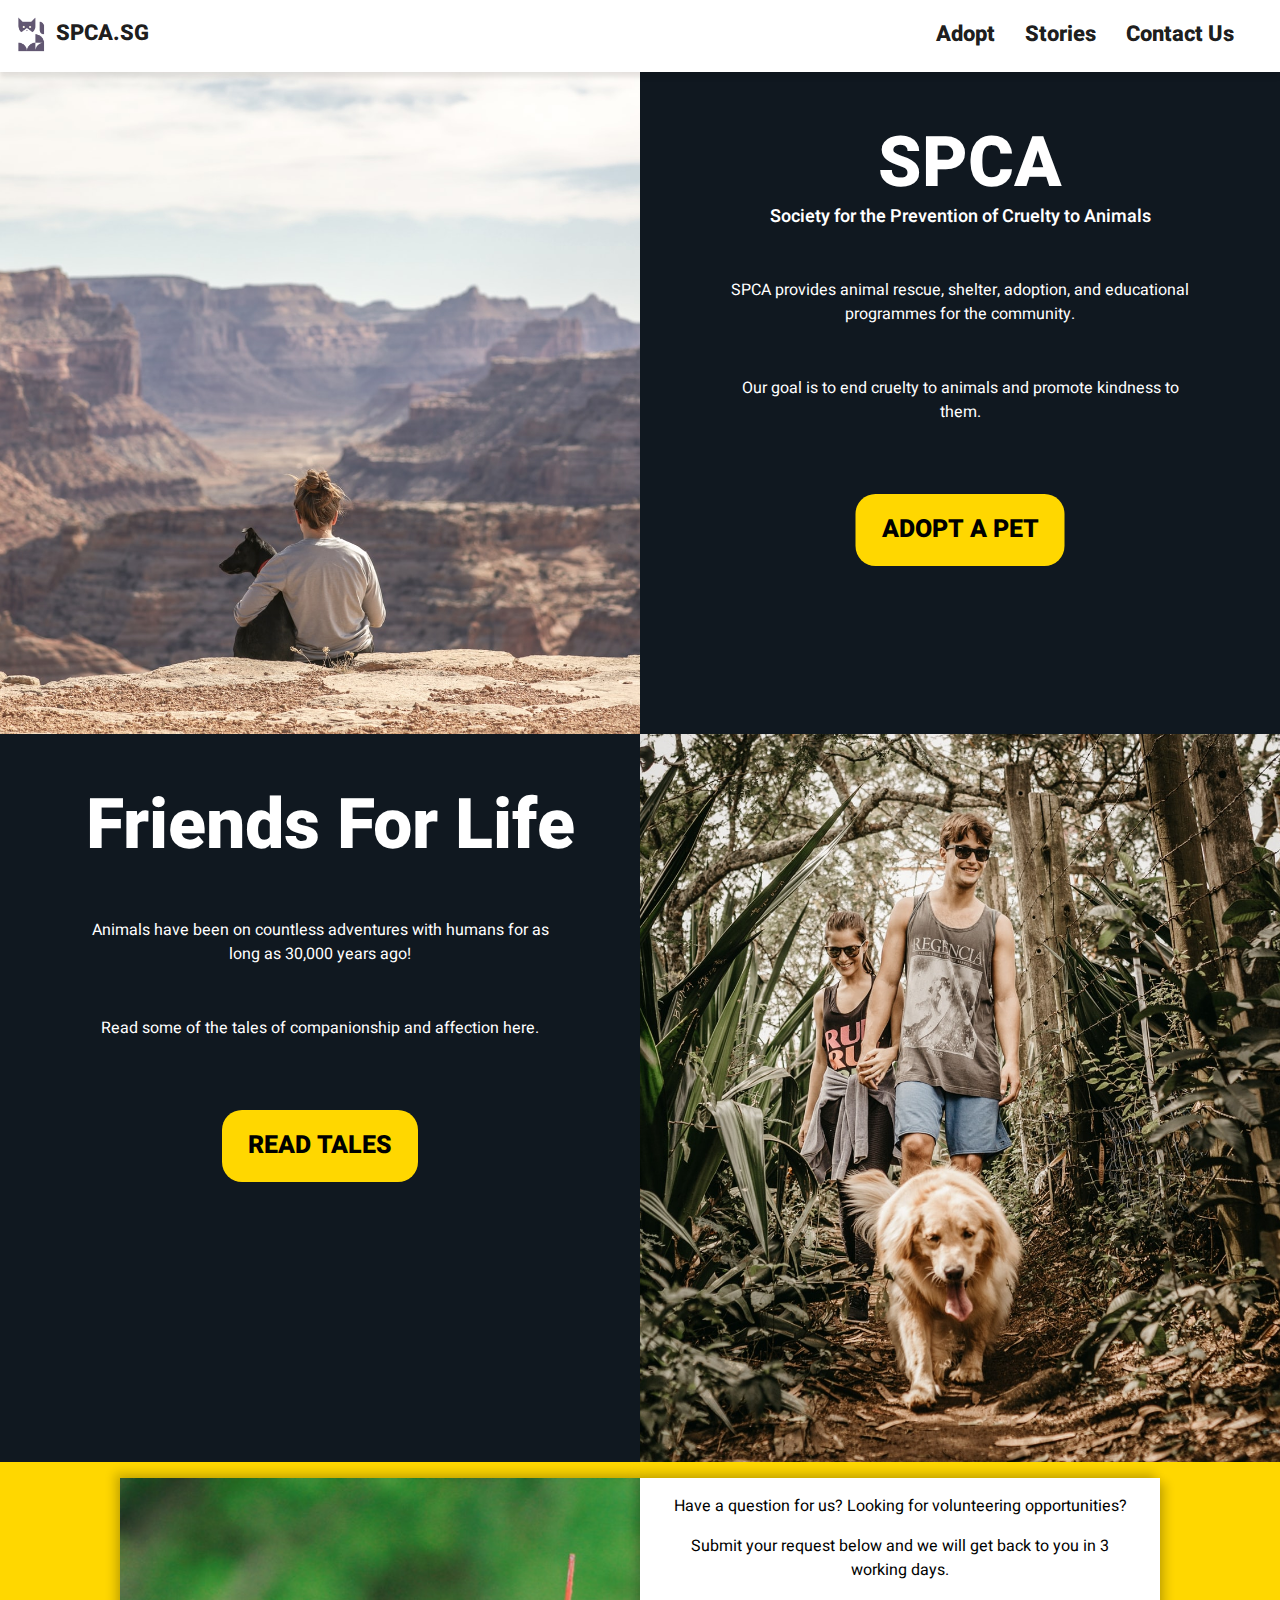
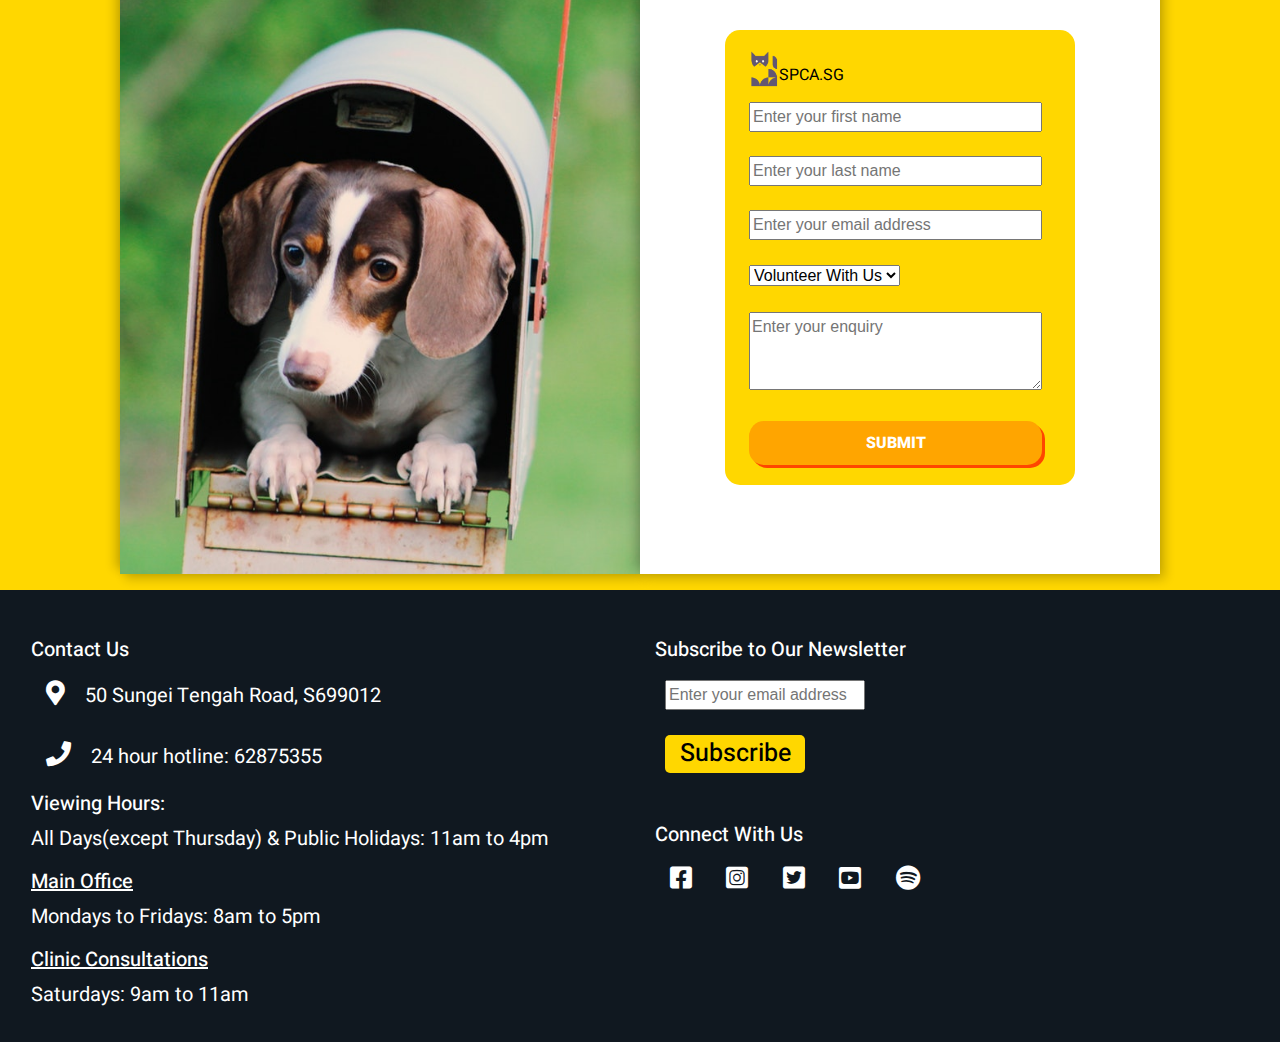
<file: index.html>
<!doctype html>
<html lang="en">
  <head>
    <meta charset="utf-8">
    <meta name="viewport" content="width=device-width, initial-scale=1, shrink-to-fit=no">

    
    <link rel="stylesheet" href="https://stackpath.bootstrapcdn.com/bootstrap/4.3.1/css/bootstrap.min.css" integrity="sha384-ggOyR0iXCbMQv3Xipma34MD+dH/1fQ784/j6cY/iJTQUOhcWr7x9JvoRxT2MZw1T" crossorigin="anonymous">
    <link rel="stylesheet" href="styles.css" type="text/css">
    <link href="https://cdnjs.cloudflare.com/ajax/libs/font-awesome/5.12.1/css/all.min.css" rel="stylesheet">
    <link href="https://fonts.googleapis.com/css?family=Heebo:400,500,800&display=swap" rel="stylesheet"> 

    <title>SPCA</title>
  </head>
  <body>
    <main class="container-fluid p-0 m-0">
      <!-- navigation -->
      <nav class="navbar navbar-expand-md navbar-light bg-none" id="navcontainer">
        <a class="navbar-brand" href="index.html">
          <img src="images/logo_transparent.png" alt="spcalogo">SPCA.SG
        </a>
        <button class="navbar-toggler" type="button" data-toggle="collapse" data-target="#navbarTogglerDemo02" aria-controls="navbarTogglerDemo02" aria-expanded="false" aria-label="Toggle navigation">
          <span class="navbar-toggler-icon"></span>
        </button>
        <div class="collapse navbar-collapse" id="navbarTogglerDemo02">
          <ul class="navbar-nav ml-auto mt-2 mt-lg-0">
            <li class="nav-item active">
              <a class="nav-link" href="adoption.html">Adopt<span class="sr-only">(current)</span></a>
            </li>
            <li class="nav-item active">
              <a class="nav-link" href="stories.html">Stories</a>
            </li>
            <li class="nav-item active">
              <a class="nav-link" href="#contactus">Contact Us</a>
            </li>
        </div>
      </nav>
      
      <!-- welcomepage -->
        <section class="row p-0 m-0 justify-content-center">
          <!-- main pg container-fluid -->
          <div class="container-fluid p-0 d-none d-sm-flex" id="hcontainer">
            <div class="col-md-6 d-none d-sm-block heroimgcontainer">
              
            </div>
            <div class="col-md-6 d-none d-sm-block black" id="herotitle">
              <h1>SPCA</h1>
              <h2>Society for the Prevention of Cruelty to Animals</h2>
              <p>SPCA provides animal rescue, shelter, adoption, 
                and educational programmes for the community.
              </p>
              <p>Our goal is to end cruelty to animals and promote kindness 
                to them.
              </p>
            <a href="adoption.html"><button id="adoptbtn" ><h1>ADOPT A PET</h1></button></a>
            </div>       
          </div>
          

        
          
          <!-- midsection -->
          <div class="container-fluid p-0 d-none d-sm-flex" id="midsection">
            <div class="col-md-6 d-none d-sm-block black" id="herotitle">
              <h1>Friends For Life</h1>
              <p> Animals have been on countless adventures with 
                humans for as long as 30,000 years ago!
              </p>
              <p>Read some of the tales of companionship and affection here.
              </p>
              <a href="stories.html"><button ><h1>READ TALES</h1></button></a>
            </div>
            <div class="col-md-6 d-none d-sm-block heroimgcontainer">
              
            </div>
          </div>

          <!-- mobile vers hero -->
          <div class="col-12 p-0 d-sm-none" id="herom">
            <img src="images/friends.jpg" alt="girlwithdog">
            <h1>SPCA</h1>
              <h2>Society for the Prevention of Cruelty to Animals</h2>
              <p>SPCA provides animal rescue, shelter, adoption, 
                and educational programmes for the community.
              </p>
              <p>Our goal is to end cruelty to animals and promote kindness 
                to them.
              </p>
              <a href="adoption.html"><button ><h1>ADOPT A PET</h1></button></a>
          </div>
          <!-- mobile vers stories -->
          <div class="col-12 d-sm-none p-0" id="midm">
            <img src="images/adventures.jpg" alt="forestwithdog">
            <h1>Friends For Life</h1>
              <p> Animals have been on countless adventures with 
                humans for as far back as 30,000 years ago!
              </p>
              <p>Read some of the tales of companionship and affection here.
              </p>
              <a href="stories.html"><button ><h1>READ TALES</h1></button></a>
          </div>

         

          <!-- contact us container fluid + col -->
          <div class="container-fluid p-3 d-flex justify-content-center gold" id="contactus">
            <div class="col-12 col-lg-5 m-0 p-0 d-none d-lg-block black panelleft" id="contactpgleft">
                
            </div>
            <div class="col-12 col-lg-5 pb-5 white panelright">
                <div class="row p-3 m-0 justify-content-center">
                    <p>Have a question for us? 
                      Looking for volunteering opportunities?</p>
                    <p>Submit your request below and we will 
                      get back to you in 3 working days. 
                    </p>
                </div>
                <div class="row justify-content-center">
                    <form class="pl-md-4 pl-3 m-3" id="cform">
                      <img src="images/logo_transparent.png" alt="spcalogo"><p class="d-inline">SPCA.SG</p>
                      <input type="text" id="fname" placeholder="Enter your first name">
                      <br><br>
                      
                      <input type="text" id="lname" placeholder="Enter your last name">
                      <br><br>
                        
                      <input type="email" id="email" placeholder="Enter your email address">
                      <br><br>
                      
                      <select name="enquiry" size="1">
                          <option value="volunteer">Volunteer With Us</option>
                          <option value="enquiry">General Enquiry</option>
                          <option value="donate">Donation</option>
                          <option value="complaint">Complaint</option>
                      </select>
                      <br><br>
                      <textarea name="message" rows="3" placeholder="Enter your enquiry"></textarea>
                      <br><br>
                      <input type="submit" id="submitbtn" value="Submit">
                    </form>
                </div>    
            </div>
          </div>
        </section>
        
        <!-- footer -->
        <footer class="container-fluid d-flex p-3 pt-5 flex-wrap">
          <div class="col-12 col-md-6">
            <h1>Contact Us</h1>
            <p>
              <i class="fas fa-map-marker-alt"></i>
              50 Sungei Tengah Road, S699012
            </p>
            <p>
              <i class="fas fa-phone"></i>
              24 hour hotline: 62875355
            </p>
           
            <h1>Viewing Hours:</h1>
            <p>All Days(except Thursday) & Public Holidays: 
              11am to 4pm
            </p>
            <h1><u>Main Office</u></h1>

            <p>Mondays to Fridays: 8am to 5pm</p>

            <h1><u>Clinic Consultations</u></h1>

            <p>Saturdays: 9am to 11am</p> 
          </div>

          <div class="col-12 col-md-6 mt-5 mt-md-0">
            <h1>Subscribe to Our Newsletter</h1>
            <form>
              <input type="email" id="email" placeholder="Enter your email address">
              <button>Subscribe</button>
            </form>
              <h1>Connect With Us</h1>
              <a target="_blank" href="https://www.facebook.com/spcasingapore/"><i class="fab fa-facebook-square"></i></a>
              <a target="_blank" href="https://www.instagram.com/spcasingapore/"><i class="fab fa-instagram-square"></i></a>
              <a target="_blank" href="https://twitter.com/spca_sg?lang=en"><i class="fab fa-twitter-square"></i></a>
              <a target="_blank" href="https://www.youtube.com/channel/UCVupAEb6uU3fFjBdnp6Tobw"><i class="fab fa-youtube-square"></i></a>
              <a target="_blank" href="index.html"><i class="fab fa-spotify"></i></a>
          </div>
        </footer>
    </main>
    

    
    <script src="https://code.jquery.com/jquery-3.3.1.slim.min.js" integrity="sha384-q8i/X+965DzO0rT7abK41JStQIAqVgRVzpbzo5smXKp4YfRvH+8abtTE1Pi6jizo" crossorigin="anonymous"></script>
    <script src="https://cdnjs.cloudflare.com/ajax/libs/popper.js/1.14.7/umd/popper.min.js" integrity="sha384-UO2eT0CpHqdSJQ6hJty5KVphtPhzWj9WO1clHTMGa3JDZwrnQq4sF86dIHNDz0W1" crossorigin="anonymous"></script>
    <script src="https://stackpath.bootstrapcdn.com/bootstrap/4.3.1/js/bootstrap.min.js" integrity="sha384-JjSmVgyd0p3pXB1rRibZUAYoIIy6OrQ6VrjIEaFf/nJGzIxFDsf4x0xIM+B07jRM" crossorigin="anonymous"></script>
  </body>
</html>
</file>
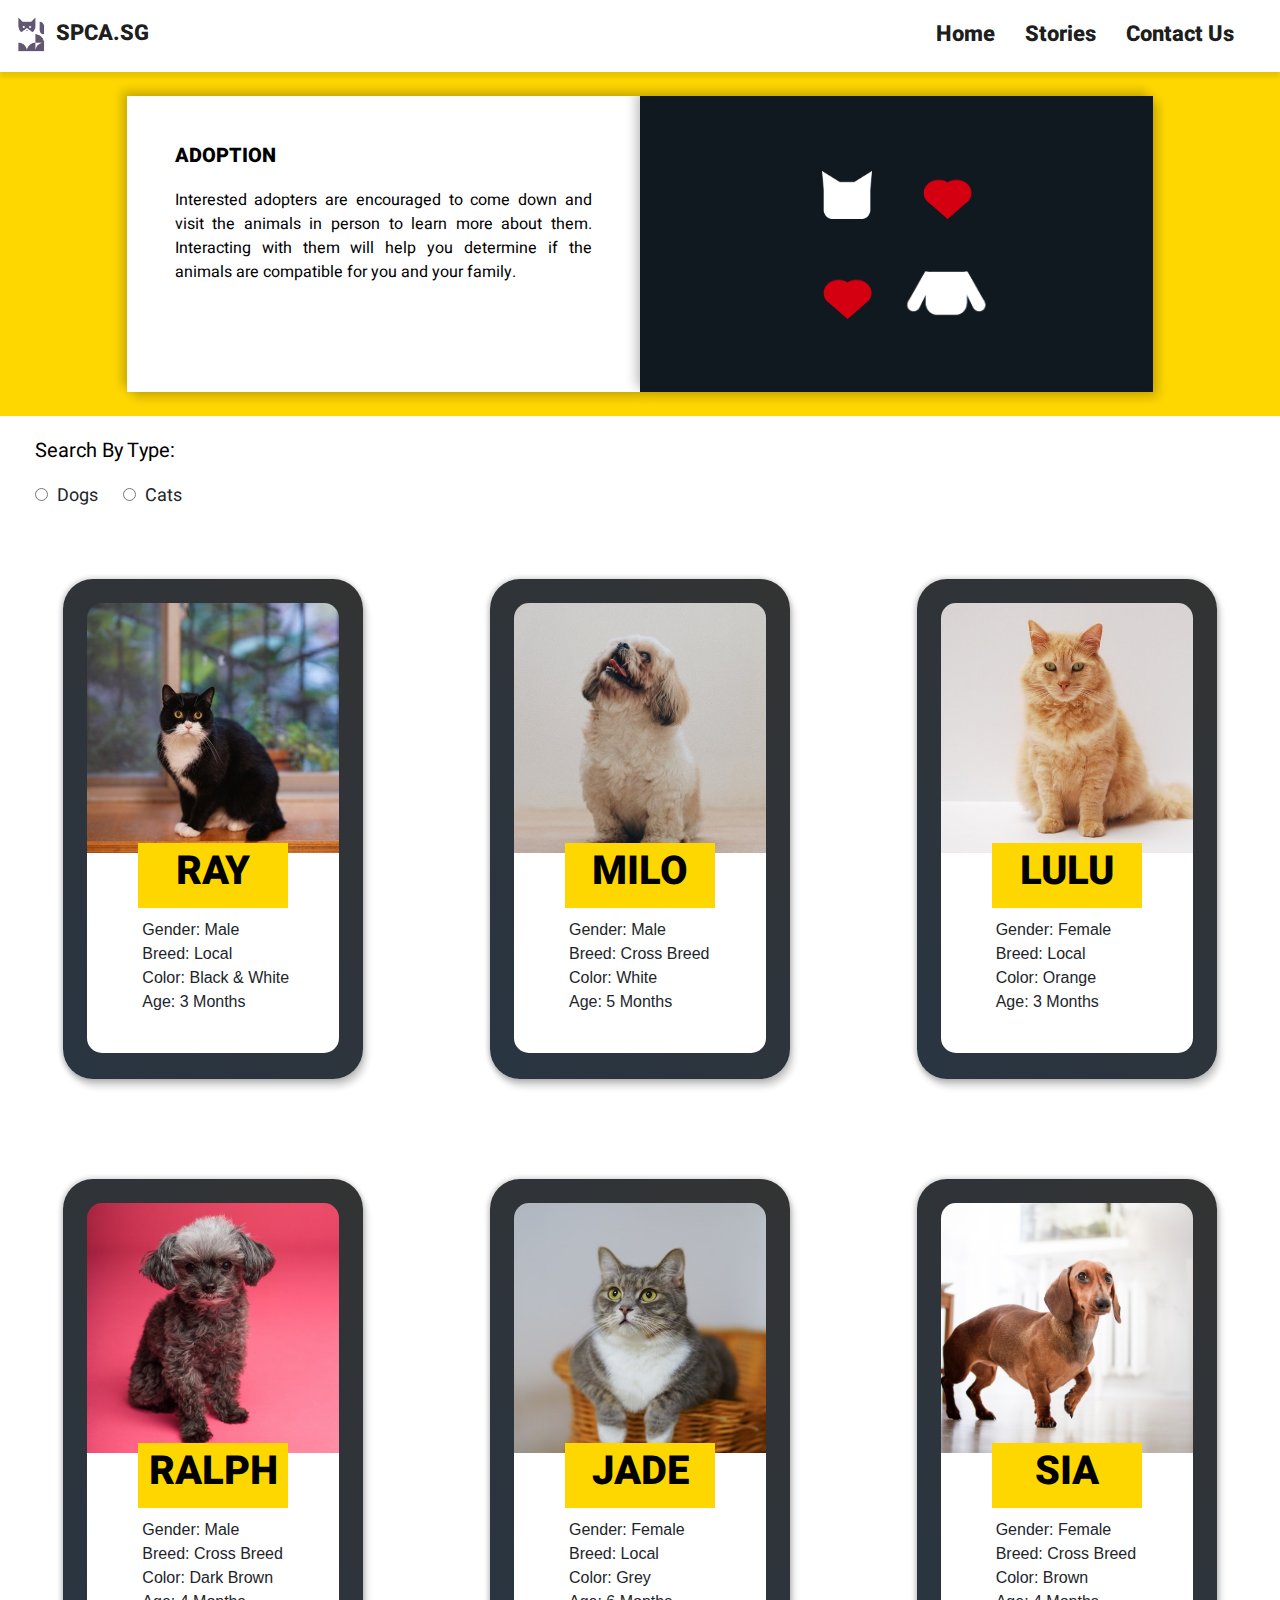
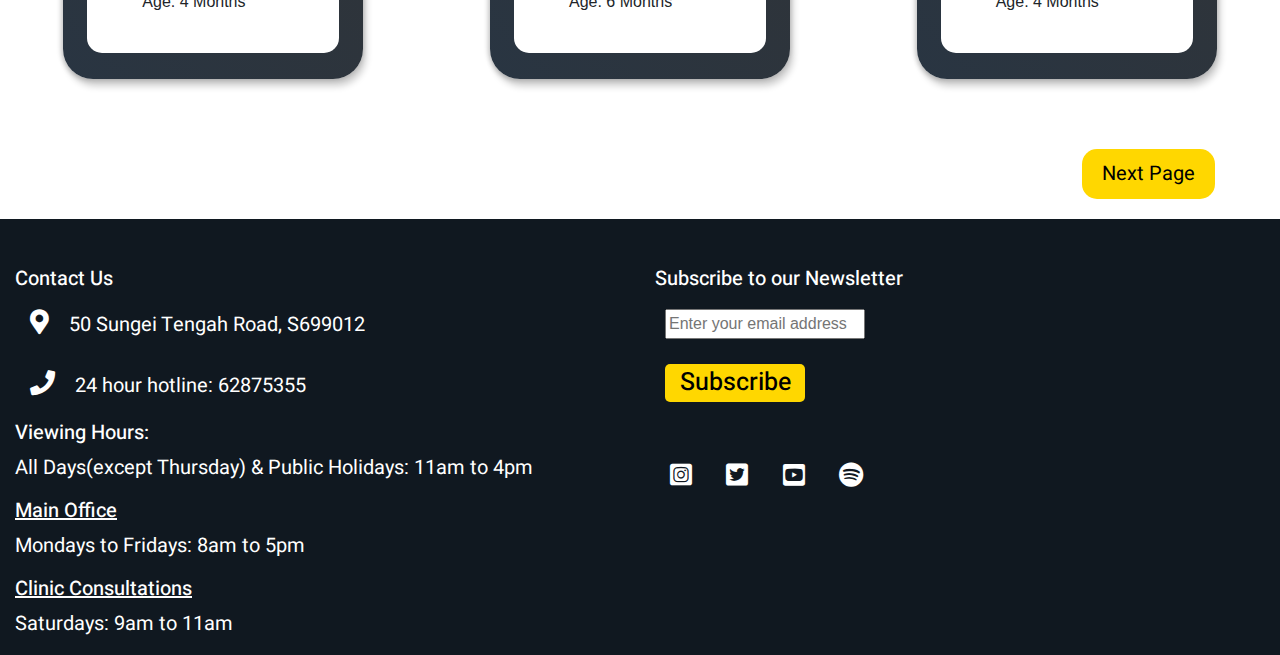
<file: adoption.html>
<!DOCTYPE html>
<html lang="en">
<head>
    <!-- Required meta tags -->
    <meta charset="utf-8">
    <meta name="viewport" content="width=device-width, initial-scale=1, shrink-to-fit=no">

    <!-- Bootstrap CSS -->
    <link rel="stylesheet" href="https://stackpath.bootstrapcdn.com/bootstrap/4.3.1/css/bootstrap.min.css" integrity="sha384-ggOyR0iXCbMQv3Xipma34MD+dH/1fQ784/j6cY/iJTQUOhcWr7x9JvoRxT2MZw1T" crossorigin="anonymous">
    <link rel="stylesheet" href="styles.css" type="text/css">
    <link href="https://cdnjs.cloudflare.com/ajax/libs/font-awesome/5.12.1/css/all.min.css" rel="stylesheet">
    <link href="https://fonts.googleapis.com/css?family=Heebo:400,500,800&display=swap" rel="stylesheet"> 
    <title>Adoption</title>
</head>
<body>
    <main class="container-fluid p-0 m-0">
        <!-- navigation -->
      <nav class="navbar navbar-expand-md navbar-light bg-none" id="navcontainer">
        <a class="navbar-brand" href="index.html">
          <img src="images/logo_transparent.png" alt="spcalogo">SPCA.SG
        </a>
        <button class="navbar-toggler" type="button" data-toggle="collapse" data-target="#navbarTogglerDemo02" aria-controls="navbarTogglerDemo02" aria-expanded="false" aria-label="Toggle navigation">
          <span class="navbar-toggler-icon"></span>
        </button>
      
        <div class="collapse navbar-collapse" id="navbarTogglerDemo02">
          <ul class="navbar-nav ml-auto mt-2 mt-lg-0">
            <li class="nav-item active">
              <a class="nav-link" href="index.html">Home</a>
            </li>
            <li class="nav-item active">
              <a class="nav-link" href="stories.html">Stories</a>
            </li>
            <li class="nav-item active">
              <a class="nav-link" href="index.html#contactus">Contact Us</a>
            </li>
        </div>
      </nav>
     
      
      <section class="row p-0 m-0 justify-content-center">
        <!-- adoption landing pg container fluid -->
        <div class="row p-4 m-0 d-flex justify-content-center gold" id="adoptmain">
          <div class="col-12 col-lg-5 m-0 p-5 p-md-5 d-lg-block white panelleft">
            <h1>ADOPTION</h1>
            <p>
            Interested adopters are encouraged to come down and visit the animals 
            in person to learn more about them. Interacting with them will 
            help you determine if the animals are compatible for you and your family.
            </p> 
          </div>
          <div class="col-12 col-lg-5 m-0 black panelright p-5">
            <div class="row  justify-content-center">
              <div id="catlogo">
                <img src="images/catlogo.png" alt="catlogo">
              </div>
              <div id="heartlogo">
                <img src="images/heartlogo.png" alt="heartlogo">
              </div>
            </div>
            <div class="row justify-content-center">
              <div id="heartlogo">
                <img src="images/heartlogo.png" alt="heartlogo">
              </div>
              <div id="doglogo">
                <img src="images/doglogo.png" alt="doglogo">
              </div>
            </div>
          </div>
        </div>
      

        
        <!-- search options -->
        <div class="row" id="options">
          <div class="col-12">
            <p>Search By Type:</p>
            <input type="radio" name="type" id="dog">
            <label for="dog">Dogs</label>
            <input type="radio" name="type" id="cat">
            <label for="cat">Cats</label>
          </div>
        </div>

        <!-- cards col 4,6,12 -->
        
          <div class="mt-5 mt-md-0 col-12 col-md-6 col-lg-4 d-flex justify-content-center align-items-center">
            <div class="nmcard p-4 pt-0 m-0">
              <div class="col-12 nmtop p-0">
                <img src="images/blackcat.jpg" alt="raythecat">
              </div>
              <div class="col-12 nmbtm">
                <div class="container nmname d-flex justify-content-center align-items-center">
                  <h1>RAY</h1>
                </div>
                <ul>
                  <li>Gender: Male</li>
                  <li>Breed: Local</li>
                  <li>Color: Black & White</li>
                  <li>Age: 3 Months</li>
                </ul>
              </div>
            </div>
          </div>
          <div class="col-12 col-md-6 col-lg-4 d-flex justify-content-center align-items-center">
            <div class="nmcard p-4">
              <div class="col-12 nmtop p-0">
                <img src="images/whitedog.jpg" alt="milothedog">
              </div>
              <div class="col-12 nmbtm">
                <div class="container nmname d-flex justify-content-center align-items-center">
                  <h1>MILO</h1>
                </div>
                <ul>
                  <li>Gender: Male</li>
                  <li>Breed: Cross Breed</li>
                  <li>Color: White</li>
                  <li>Age: 5 Months</li>
                </ul>
              </div>
            </div>
          </div>
          <div class="col-12 col-md-6 col-lg-4 d-flex justify-content-center align-items-center">
            <div class="nmcard p-4">
              <div class="col-12 nmtop p-0">
                <img src="images/orangecat.jpg" alt="luluthecat">
              </div>
              <div class="col-12 nmbtm">
                <div class="container nmname d-flex justify-content-center align-items-center">
                  <h1>LULU</h1>
                </div>
                <ul>
                  <li>Gender: Female</li>
                  <li>Breed: Local</li>
                  <li>Color: Orange</li>
                  <li>Age: 3 Months</li>
                </ul>
              </div>
            </div>
          </div>
          <div class="col-12 col-md-6 col-lg-4 d-flex justify-content-center align-items-center">
            <div class="nmcard p-4">
              <div class="col-12 nmtop p-0">
                <img src="images/blackdog.jpg" alt="ralphthedog">
              </div>
              <div class="col-12 nmbtm">
                <div class="container nmname d-flex justify-content-center align-items-center">
                  <h1>RALPH</h1>
                </div>
                <ul>
                  <li>Gender: Male</li>
                  <li>Breed: Cross Breed</li>
                  <li>Color: Dark Brown</li>
                  <li>Age: 4 Months</li>
                </ul>
              </div>
            </div>
          </div>
          <div class="col-12 col-md-6 col-lg-4 d-flex justify-content-center align-items-center">
            <div class="nmcard p-4">
              <div class="col-12 nmtop p-0">
                <img src="images/graycat.jpg" alt="jadethecat">
              </div>
              <div class="col-12 nmbtm">
                <div class="container nmname d-flex justify-content-center align-items-center">
                  <h1>JADE</h1>
                </div>
                <ul>
                  <li>Gender: Female</li>
                  <li>Breed: Local</li>
                  <li>Color: Grey</li>
                  <li>Age: 6 Months</li>
                </ul>
              </div>
            </div>
          </div>
          <div class="col-12 col-md-6 col-lg-4 d-flex justify-content-center align-items-center">
            <div class="nmcard p-4">
              <div class="col-12 nmtop p-0">
                <img src="images/browndog.jpg" alt="siathedog">
              </div>
              <div class="col-12 nmbtm">
                <div class="container nmname d-flex justify-content-center align-items-center">
                  <h1>SIA</h1>
                </div>
                <ul>
                  <li>Gender: Female</li>
                  <li>Breed: Cross Breed</li>
                  <li>Color: Brown</li>
                  <li>Age: 4 Months</li>
                </ul>
              </div>
            </div>
          </div>

          <div class="row" id="nextpage">
            <div class="col-12">
              <a target="_blank" href="#"><button>Next Page</button></a>
            </div>
          </div>

        
      </section>

      <!-- footer -->
      <footer class="container-fluid d-flex p-0 pt-5 flex-wrap">
        <div class="col-12 col-md-6">
          <h1>Contact Us</h1>
          <p>
            <i class="fas fa-map-marker-alt"></i>
            50 Sungei Tengah Road, S699012
          </p>
          <p>
            <i class="fas fa-phone"></i>
            24 hour hotline: 62875355
          </p>
         
          <h1>Viewing Hours:</h1>
          <p>All Days(except Thursday) & Public Holidays: 
            11am to 4pm
          </p>
          <h1><u>Main Office</u></h1>

          <p>Mondays to Fridays: 8am to 5pm</p>

          <h1><u>Clinic Consultations</u></h1>

          <p>Saturdays: 9am to 11am</p> 
        </div>

        <div class="col-12 col-md-6 mt-5 mt-md-0">
          <h1>Subscribe to our Newsletter</h1>
          <form>
            <input type="email" id="email" placeholder="Enter your email address">
            <button>Subscribe</button>
          </form>
          <p></p>
            <a target="_blank" href="https://www.instagram.com/spcasingapore/"><i class="fab fa-instagram-square"></i></a>
            <a target="_blank" href="https://twitter.com/spca_sg?lang=en"><i class="fab fa-twitter-square"></i></a>
            <a target="_blank" href="https://www.youtube.com/channel/UCVupAEb6uU3fFjBdnp6Tobw"><i class="fab fa-youtube-square"></i></a>
            <a target="_blank" href="index.html"><i class="fab fa-spotify"></i></a>
          </p>
        </div>
      </footer>
    </main>
    <!-- Optional JavaScript -->
    <!-- jQuery first, then Popper.js, then Bootstrap JS -->
    <script src="https://code.jquery.com/jquery-3.3.1.slim.min.js" integrity="sha384-q8i/X+965DzO0rT7abK41JStQIAqVgRVzpbzo5smXKp4YfRvH+8abtTE1Pi6jizo" crossorigin="anonymous"></script>
    <script src="https://cdnjs.cloudflare.com/ajax/libs/popper.js/1.14.7/umd/popper.min.js" integrity="sha384-UO2eT0CpHqdSJQ6hJty5KVphtPhzWj9WO1clHTMGa3JDZwrnQq4sF86dIHNDz0W1" crossorigin="anonymous"></script>
    <script src="https://stackpath.bootstrapcdn.com/bootstrap/4.3.1/js/bootstrap.min.js" integrity="sha384-JjSmVgyd0p3pXB1rRibZUAYoIIy6OrQ6VrjIEaFf/nJGzIxFDsf4x0xIM+B07jRM" crossorigin="anonymous"></script>
</body>
</html>
</file>
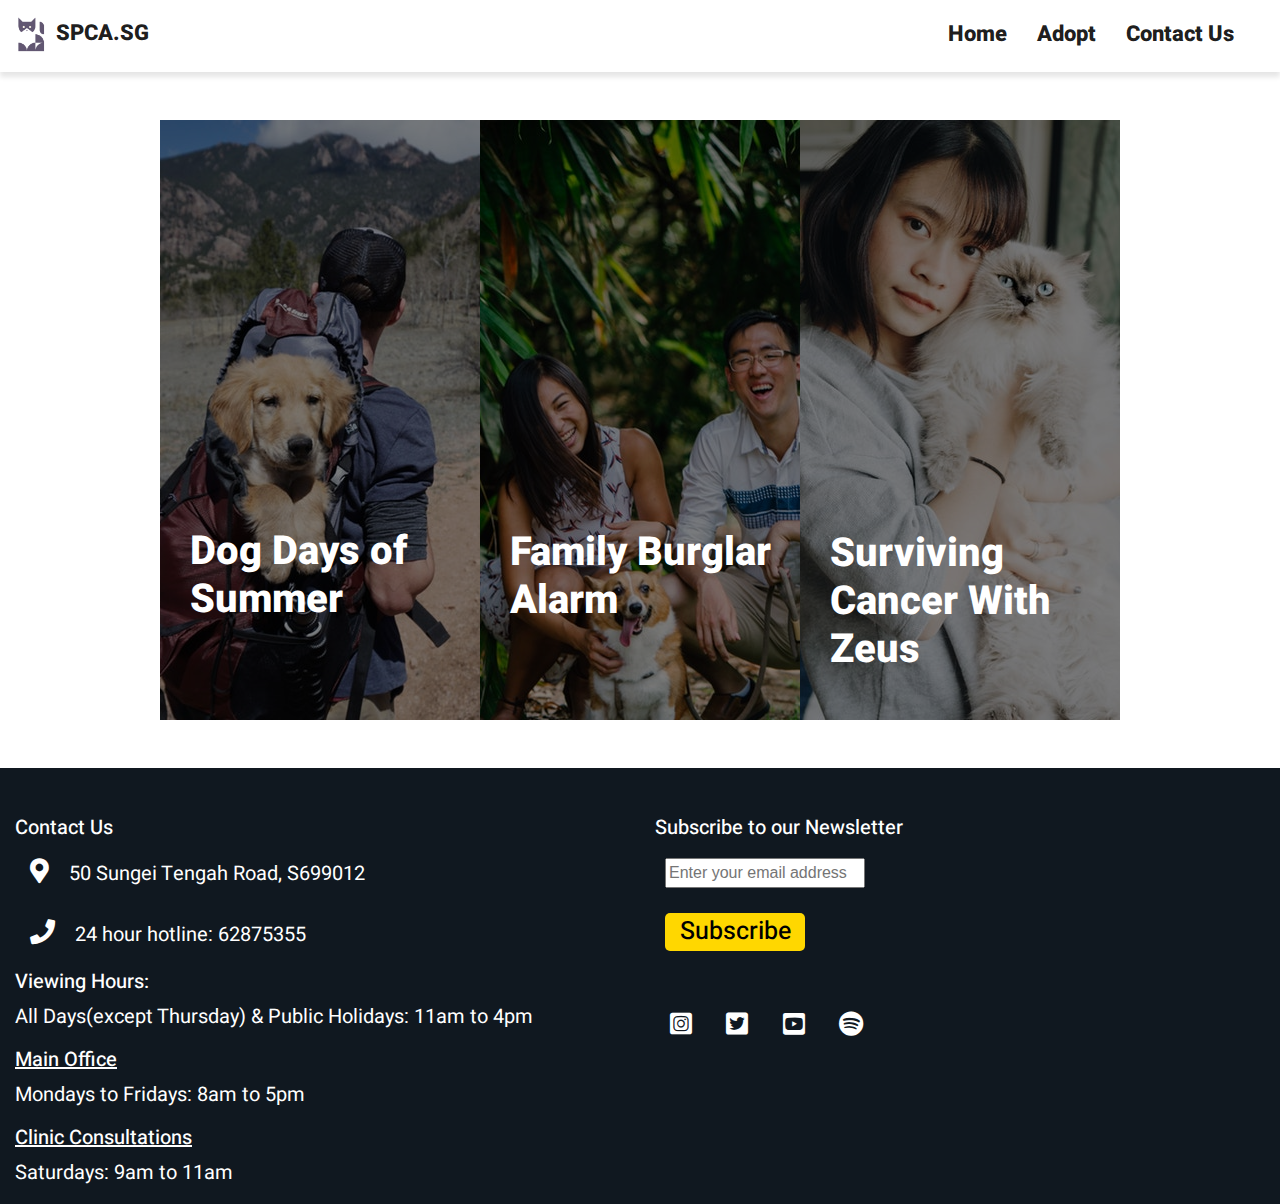
<file: stories.html>
<!DOCTYPE html>
<html lang="en">
<head>
    <meta charset="UTF-8">
    <meta name="viewport" content="width=device-width, initial-scale=1.0">
    <link rel="stylesheet" href="https://stackpath.bootstrapcdn.com/bootstrap/4.3.1/css/bootstrap.min.css" integrity="sha384-ggOyR0iXCbMQv3Xipma34MD+dH/1fQ784/j6cY/iJTQUOhcWr7x9JvoRxT2MZw1T" crossorigin="anonymous">
    <link rel="stylesheet" href="styles.css" type="text/css">
    <link href="https://cdnjs.cloudflare.com/ajax/libs/font-awesome/5.12.1/css/all.min.css" rel="stylesheet">
    <link href="https://fonts.googleapis.com/css?family=Heebo:400,500,800&display=swap" rel="stylesheet"> 
    <title>Stories</title>
</head>
<body>
    <main>
        <!-- navigation -->
        <nav class="navbar navbar-expand-md navbar-light bg-none" id="navcontainer">
          <a class="navbar-brand" href="index.html">
            <img src="images/logo_transparent.png" alt="spcalogo">SPCA.SG
          </a>
          <button class="navbar-toggler" type="button" data-toggle="collapse" data-target="#navbarTogglerDemo02" aria-controls="navbarTogglerDemo02" aria-expanded="false" aria-label="Toggle navigation">
              <span class="navbar-toggler-icon"></span>
          </button>
          
          <div class="collapse navbar-collapse" id="navbarTogglerDemo02">
              <ul class="navbar-nav ml-auto mt-2 mt-lg-0">
              <li class="nav-item active">
                  <a class="nav-link" href="index.html">Home</a>
              </li>
              <li class="nav-item active">
                  <a class="nav-link" href="adoption.html">Adopt</a>
              </li>
              <li class="nav-item active">
                  <a class="nav-link" href="index.html#contactus">Contact Us</a>
              </li>
          </div>
        </nav>
        <!-- stories pg row -->
        <section class="row mt-5 mb-5 justify-content-center" id="stories">
                <a href="_blank">
                  <div class="storytile">
                    <img src="images/story1.jpg" alt="travellingwithdog">
                    <h1>Dog Days of Summer</h1>
                  </div>
                </a>
                <a href="_blank">
                  <div class="storytile">
                    <img src="images/story2.jpg" alt="couplewithdog">
                    <h1>Family Burglar Alarm</h1>
                </div>
                </a>
                <a href="_blank">
                  <div class="storytile">
                    <img src="images/story3.jpg" alt="girlwithcat">
                    <h1>Surviving Cancer With Zeus</h1>
                </div>
                </a>
        </section>
        <!-- footer -->
        <footer class="container-fluid d-flex p-0 pt-5 flex-wrap">
          <div class="col-12 col-md-6">
            <h1>Contact Us</h1>
            <p>
              <i class="fas fa-map-marker-alt"></i>
              50 Sungei Tengah Road, S699012
            </p>
            <p>
              <i class="fas fa-phone"></i>
              24 hour hotline: 62875355
            </p>
           
            <h1>Viewing Hours:</h1>
            <p>All Days(except Thursday) & Public Holidays: 
              11am to 4pm
            </p>
            <h1><u>Main Office</u></h1>

            <p>Mondays to Fridays: 8am to 5pm</p>

            <h1><u>Clinic Consultations</u></h1>

            <p>Saturdays: 9am to 11am</p> 
          </div>

          <div class="col-12 col-md-6 mt-5 mt-md-0">
            <h1>Subscribe to our Newsletter</h1>
            <form>
              <input type="email" id="email" placeholder="Enter your email address">
              <button>Subscribe</button>
            </form>
            <p></p>
              <a target="_blank" href="https://www.instagram.com/spcasingapore/"><i class="fab fa-instagram-square"></i></a>
              <a target="_blank" href="https://twitter.com/spca_sg?lang=en"><i class="fab fa-twitter-square"></i></a>
              <a target="_blank" href="https://www.youtube.com/channel/UCVupAEb6uU3fFjBdnp6Tobw"><i class="fab fa-youtube-square"></i></a>
              <a target="_blank" href="index.html"><i class="fab fa-spotify"></i></a>
            </p>
          </div>
        </footer>


    </main>
    


    <!-- Optional JavaScript -->
    <!-- jQuery first, then Popper.js, then Bootstrap JS -->
    <script src="https://code.jquery.com/jquery-3.3.1.slim.min.js" integrity="sha384-q8i/X+965DzO0rT7abK41JStQIAqVgRVzpbzo5smXKp4YfRvH+8abtTE1Pi6jizo" crossorigin="anonymous"></script>
    <script src="https://cdnjs.cloudflare.com/ajax/libs/popper.js/1.14.7/umd/popper.min.js" integrity="sha384-UO2eT0CpHqdSJQ6hJty5KVphtPhzWj9WO1clHTMGa3JDZwrnQq4sF86dIHNDz0W1" crossorigin="anonymous"></script>
    <script src="https://stackpath.bootstrapcdn.com/bootstrap/4.3.1/js/bootstrap.min.js" integrity="sha384-JjSmVgyd0p3pXB1rRibZUAYoIIy6OrQ6VrjIEaFf/nJGzIxFDsf4x0xIM+B07jRM" crossorigin="anonymous"></script>
</body>
</html>
</file>
<file: styles.css>
html {
    scroll-behavior: smooth;
    overflow-x: hidden;
}

body{   
    width: 100%;
    overflow-x: hidden;
}

p ,h1 ,h2 {
    font-family: 'Heebo', sans-serif;
    color: black;
}

.gold {
    background-color:gold
}

.white {
    background-color: white;
}

.black {
    background-color: #101820FF;
}



/* navbar */
#navcontainer{
    background-color: white;
    width: 100%;
    box-shadow: 0px 5px 5px rgba(0,0,0,0.1);
    z-index: 2;
}

#navcontainer img{
    width: 30px;
    margin: 0px 10px 0px 0px;
}

#navcontainer a {
    font-family: 'Heebo', sans-serif;
    font-weight: 800;
    font-size: 22px;
    margin-right: 30px;
    padding: 5px 0px;
    transition: linear 0.3s;
    transform: translateY(3px);
    border-bottom: 10px solid white ;
}

#navcontainer a:hover {
    border-bottom: 10px solid gold ;
    transform: translateY(-3px);
    transition: linear 0.3s;
}

.navbar-toggler {
    border: none !important;
}

#navbarTogglerDemo02 li {
    margin-left: auto; /*align list to right in hamburger menu*/
}



/* welcome page */
#hcontainer {
    min-height: 662px;
    max-height: 800px;
}

#hcontainer .heroimgcontainer {
    background-image: url(images/friends.jpg);
    background-position: bottom center;
    background-repeat: no-repeat;
    background-size: cover;
    
}

#herotitle h1 {
    font-size: 70px;
    font-weight: 800;
    text-align: center;
    margin: 50px 0 0 20px;
    color:white;
}

#herotitle h2 {
    font-size: 18px;
    font-weight: 600;
    text-align: center;
    margin-bottom: 40px;
    color: white;
    
}

#herotitle p {
    font-size: 16px;
    text-align: center;
    margin: 50px auto;
    padding: 0px 40px;
    color: white;
    max-width: 560px;
}

@media (max-width:1020px) {
    #herotitle p {
        font-size: 16px;
    }
}

#adoptbtn h1, #midsection button h1{
    font-weight: 800;
    padding: 20px;
    margin:0;
    font-size: 25px;
    text-shadow: none;
    color:black;
}

#adoptbtn, #midsection button {
    background-color: gold;
    border: none;
    border-radius: 20px;
    transition: linear 0.5s;
    position: relative;
    top:20px;
    left:50%;
    transform: translateX(-50%);
}

#adoptbtn:hover, #midsection button:hover {
    top:10px;
    border: 1px solid rgba(255,255,255,0.4);
    box-shadow: 0px 10px 0 1px orange;
    transition: linear 0.5s;
}

#adoptbtn:active, #midsection button:active {
    background-color: gold;
    box-shadow: inset -5px -5px 3px rgba(255,255,255,0.5), inset 5px 5px 0px orange;
    transition-delay: 0.03s;
    
}




/* welcome page mobile */
#herom img, #midm img{
    width: 100%;
}

#herom, #midm {
    overflow: hidden;
    height: 100%;
    text-align: center;
}

#midm {
    background-color: #101820FF;
    margin-top: 0.5px;
}


#herom button,#midm button {
    margin: 40px 0;
    border: none;
    font-size: 20px;
    border-radius: 10px;
    background-color: gold;
    padding: 10px 15px;
    width: 250px;
   
}

#herom button h1, #midm button h1{
    font-size: 30px;
    color:black;
    margin:0;
}

#herom h1, #midm h1 {
    font-size: 30px;
    font-weight: 800;
    margin:20px 0 0 0;
}

#herom h2 {
    font-size: 20px;
    margin-bottom: 20px;
    padding: 0 10px;
}

#herom p, #midm p {
    font-weight: 500;
    max-width: 500px;
    margin: 10px auto;
    padding: 0 20px;
}

#midm h1,#midm p {
    color: white;
}



/* midsection */
#midsection {
    min-height: 728px;
    max-height: 800px;
}

#midsection .heroimgcontainer {
    background-image: url(images/adventures.jpg);
    background-position: bottom center;
    background-repeat: no-repeat;
    background-size: cover;
    
}



/* adopt page */
#options {
    width: 100%;
    padding:20px;
}

#options p {
    font-size: 20px;
}

#options label{
    font-size: 18px;
    font-family:'Heebo', sans-serif;
    margin: 0px 20px 0px 5px;
}

#adoptmain p {
    margin-top: 20px;
    font-size: 16px;
    text-align: justify;
}

#adoptmain h1 {
    font-size: 20px;
    text-align: justify;
    font-weight: 800;
}

#catlogo, #doglogo, #heartlogo {
    height: 100px;
    width: 100px;
    display: flex;
    justify-content: center;
    align-items: center;
    border-radius: 25px;
    animation-name: bobbing;
    animation-duration: 2s;
    animation-iteration-count: infinite;
    animation-fill-mode: both;
}

#heartlogo {
    animation-delay: 1s;
}

@keyframes bobbing {
    0%{
        transform: translateY(0px);
    }

    50%{
        transform: translateY(-10px);
        box-shadow: 2.5px 8px rgba(255,255 ,255 , 0.075),
        -2.5px -2.5px 5px rgba(255,255,255,0.4);
        border: 1px black solid;
    }

    100%{
        transform: translateY(0px);
    }
}

#catlogo img {
    height: 50px;
    width: 50px;
}

#doglogo img{
    height: 50px;
    width: 125px;
}

#heartlogo img {
    width: 70px;
    height: 50px;
}


/* adoption cards */
.nmcard {
    height: 500px;
    width: 300px;
    margin: 50px 0;
    border-radius: 30px;
    box-shadow: 3px 7px 7px 0px rgba(0,0,0, 0.2),
    -1px 0px 5px 1px rgba(0,0,0, 0.2);
    background-image:  linear-gradient(45deg, #293542 0%, rgba(0,0,0,0.8) 100%);
    animation-name: hoverout;
    animation-duration: 0.5s;
    animation-fill-mode: forwards;
    animation-iteration-count: 1; 
    
}

.nmcard:hover {
    animation-name: hoverscale;
    animation-duration: 0.5s;
    animation-fill-mode: forwards;
    animation-iteration-count: 1;
}


@keyframes hoverscale {
    0% {
        transform: scale(1);
    }

    100% {
        transform: scale(1.1);
    }
}

@keyframes hoverout{
    0% {
        transform: scale(1.1);
    }

    100%{
        transform: scale(1);
    }
}

.nmtop {
    height: 250px;
    
}

.nmtop img {
    width: 100%;
    border-radius: 15px 15px 0 0;
}

.nmbtm {
    height: 200px;
    background-color: white;
    border-radius: 0 0 15px 15px;
}

.nmbtm ul {
    list-style-type: none;
}

.nmname {
    height: 65px;
    width: 150px;
    background-color: gold;
    position: relative;
    bottom: 5%;

}

.nmname h1 {
    font-weight: 800;
    
}

#nextpage {
    width: 100%;
    text-align: end;
}

#nextpage button{
    background-color: gold;
    border: none;
    margin: 20px 50px;
    padding:10px 20px;
    border-radius: 15px;
    font-size: 20px;
    font-family:'Heebo', sans-serif;
    font-weight: 400;
    transition: ease-in-out 0.5s;
}

#nextpage button:hover{
    box-shadow: 0px 10px orange;
    transition: ease-in-out 0.5s;
    transform: translateY(-10px);
}

/* contact form */
#contactus{
    min-height: 728px;
    height: 100%;
}


#contactpgleft{
    background-image: url(images/mail.jpg);
    background-size: cover;
    background-repeat: no-repeat;
    background-position-x: -150px;
}

.panelleft,.panelright {
    box-shadow: 5px 5px 10px rgba(0,0,0, 0.2),
    -5px -5px 10px rgba(0,0,0, 0.2);
}

#contactus .panelright {
    min-height: 100%;
}

#contactus p {
    text-align: center;
    font-size: 16px;
}

#cform {
    background-color: gold;
    border-radius: 15px;
    padding: 20px 0px;
    width: 350px;
    height: auto;
    transition: 0.5s ease-in-out; 
    font-size: 16px;
}

#cform:hover {
    box-shadow: 10px 10px orange;
    transition: 0.5s ease-in-out;
    transform: translateY(-5px);
}

#cform img {
    width: 30px;
    margin-bottom: 15px;
}


#cform input {
    width: 90%;
}

#cform textarea {
    width: 90%;
}

#submitbtn {
    background-color: orange;
    font-family: 'Heebo', sans-serif !important;
    font-weight: 800;
    color: white;
    text-transform: uppercase;
    border-radius: 15px;
    padding: 10px 15px;
    border:none;
    box-shadow: 3px 3px orangered;
}


/* stories page */
#stories a{
    text-decoration: none;
}

.storytile  {
    height: 600px;
    width: 320px;
    transition: 0.5s ease-in-out;
    background-color: black;
    overflow: hidden;
}


.storytile img {
    position: relative;
    right:135px;
    bottom: 200px;
    transition: 0.5s ease-in-out;
    opacity: 0.5;
}


@media (min-width: 1149.5px) {
    .storytile:hover {
        width: 500px;
        transition: 0.5s ease-in-out;
    }
    
    .storytile img:hover {
        transition: 0.5s ease-in-out;
        opacity: 0.8;
        
    }

    .storytile:hover h1 {
        width: 500px;
        transition: 0.5s ease-in-out;
    }
    
}

.storytile h1 {
    position: relative;
    top:-550px;
    color: white;
    width: 300px; /*fix image moving up*/
    font-weight: 800;
    padding-left: 30px;
    
}

/* footer */
footer {
    background-color: #101820FF;
}

footer a {
    text-decoration: none;
}

footer form {
    border-radius: 15px;
    width: 380px;
    height: auto;
    margin-bottom: 50px;
    padding:0;
}

footer input {
    width:200px;
    margin: 10px 10px 25px 10px;
}

footer button {
    border-radius: 5px;
    background-color: gold;
    font-family: 'Heebo', sans-serif;
    font-weight: 500;
    width: 140px;
    padding:0px 10px;
    border: none;
    font-size: 25px;
    display: block;
    margin-left:10px;
    transition: ease-in-out 0.5s;
}

footer button:hover {
    box-shadow: 0px 10px 0 1px orange;
    transition: ease-in-out 0.5s;
    transform: translateY(-10px);
}

footer p, footer h1 {
    color: white;
    font-size: 20px;;
}

footer i {
    transition: ease-in-out 0.5s;
    padding: 10px 15px;
    color: white;
    font-size: 25px;
}

footer i:hover {
    color:gold;
    animation-name: bounce;
    animation-duration: 0.5s;
    animation-iteration-count: 1;
    animation-fill-mode: forwards;
}

@keyframes bounce {
    0% {
        transform: translateY(0);
    }

    50% {
        transform: translateY(-5px);
    }

    100% {
        transform: translateY(0);
    }
}


/* for small devices */
@media (max-width: 991.5px) {
    footer form {
        width: 300px;
    }

    footer i {
        margin: -15px auto 0 auto;
        padding:10px auto;
        font-size: 22px;
    }

    .storytile {
        margin: 10px 0;
    }
   
}
</file>
